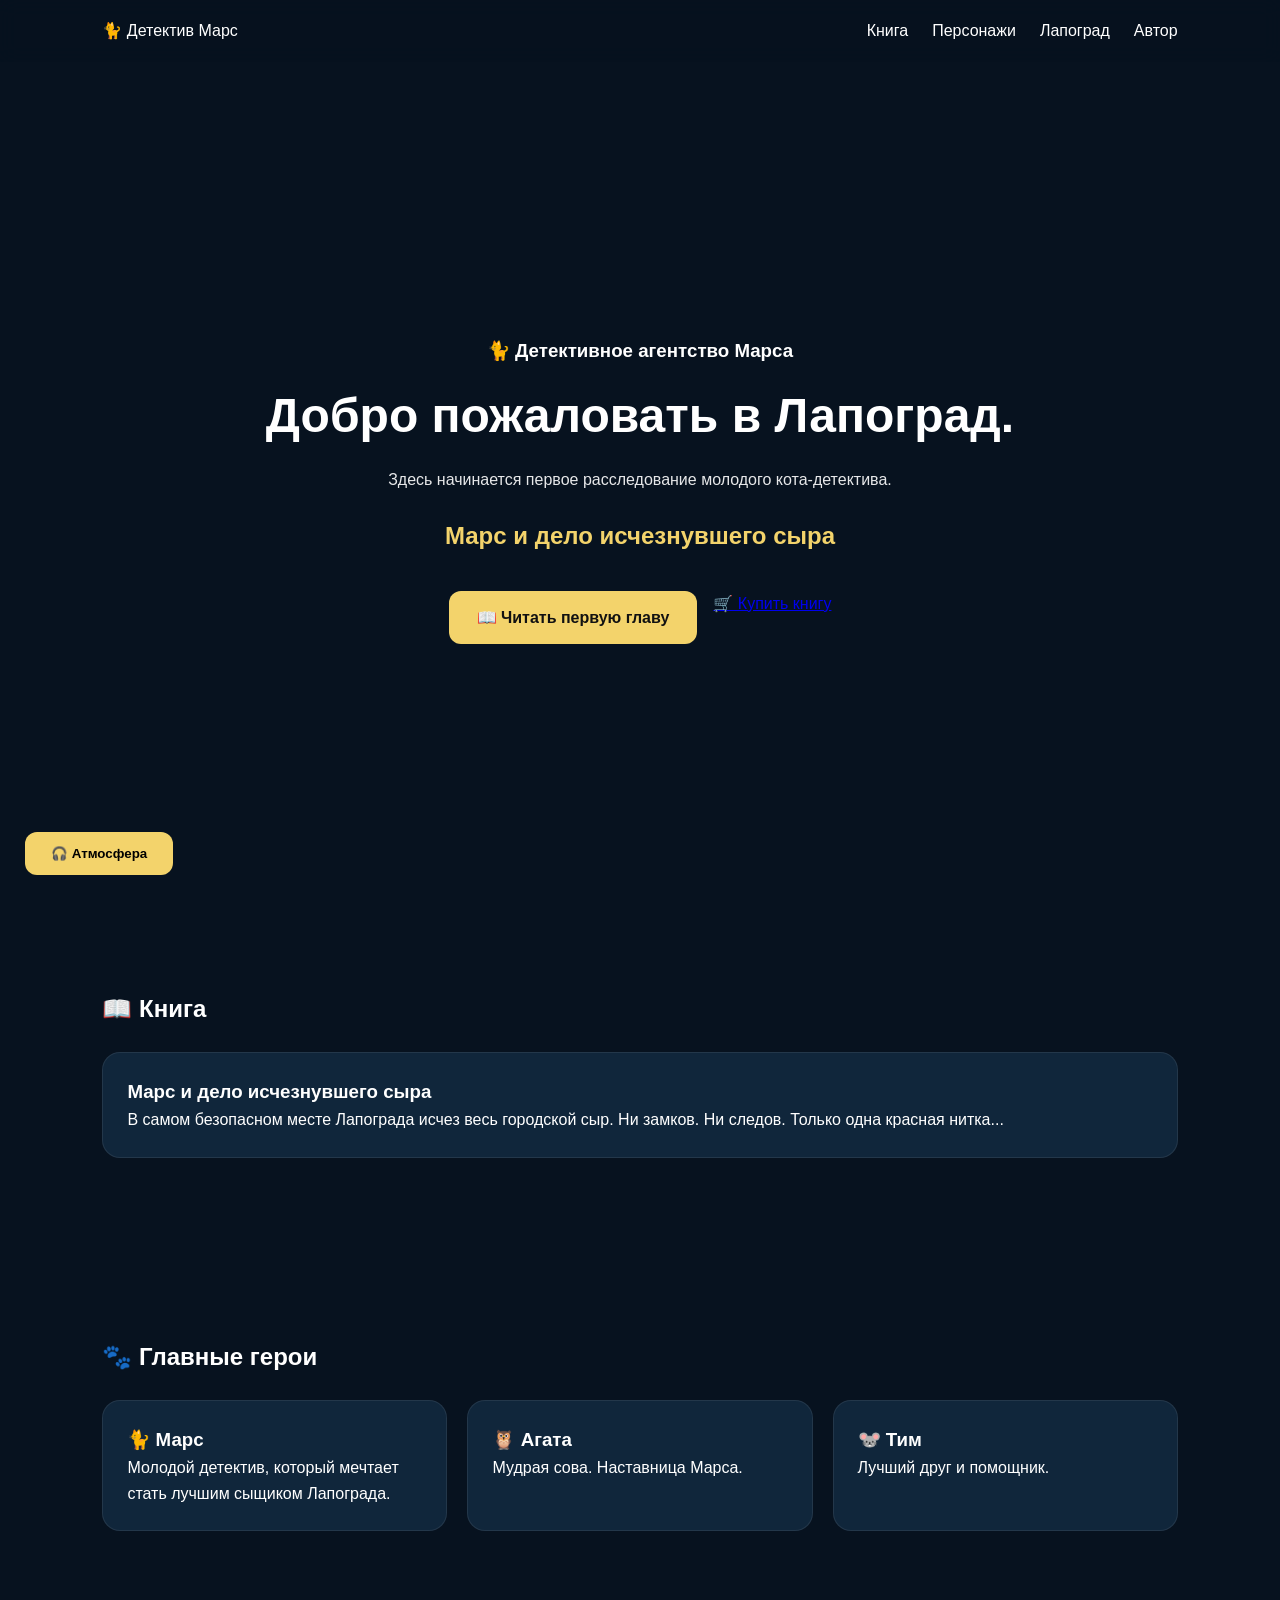
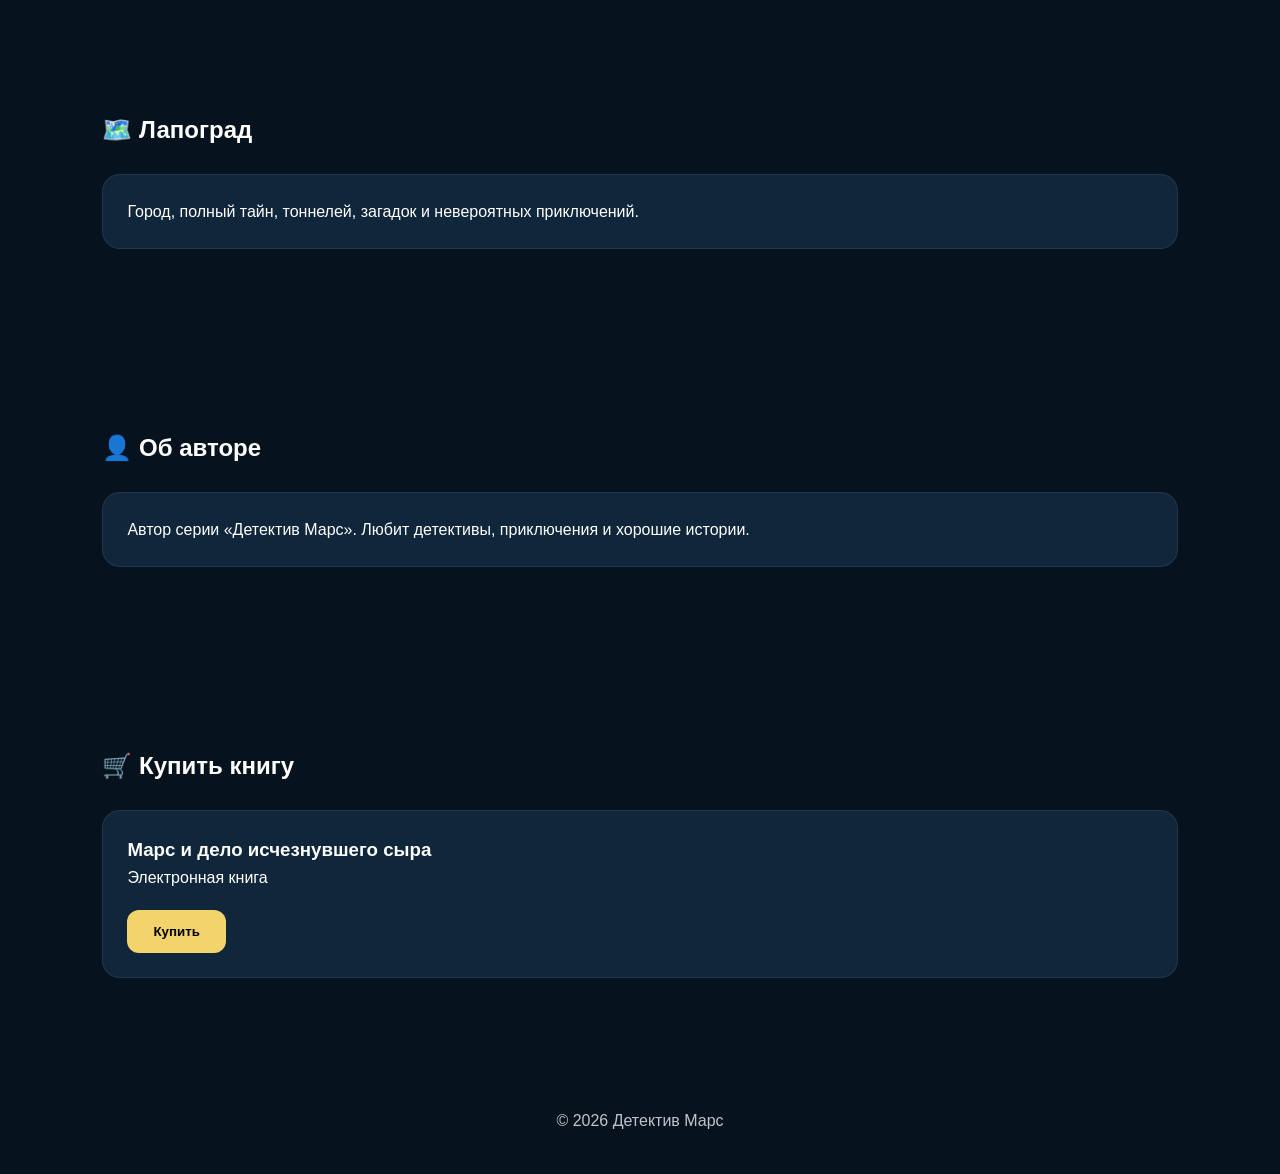
<file: index.html>
<!DOCTYPE html>
<html lang="ru">

<head>

    <meta charset="UTF-8">

    <meta name="viewport"
          content="width=device-width, initial-scale=1.0">

    <title>Детектив Марс</title>

    <link rel="stylesheet"
          href="style.css">

</head>
    <div class="sound-panel">

    <button id="soundButton">
        🎧 Атмосфера
    </button>

    <div id="soundMenu">

        <button data-sound="rain">
            🌧️ Дождь
        </button>

        <button data-sound="leaves">
            🍃 Листья
        </button>

        <button data-sound="fireplace">
            🔥 Камин
        </button>

        <button data-sound="night">
            🌙 Ночь
        </button>

        <button data-sound="cafe">
            ☕ Кафе
        </button>

        <button id="stopSound">
            ❌ Выключить
        </button>

        <input 
            type="range" 
            id="volume"
            min="0"
            max="1"
            step="0.05"
            value="0.25"
        >

    </div>

</div>


<body>

    <!-- ================================= -->
    <!-- NAVBAR -->
    <!-- ================================= -->

    <nav>

        <div class="logo">
            🐈 Детектив Марс
        </div>

        <ul>

            <li>
                <a href="#book">
                    Книга
                </a>
            </li>

            <li>
                <a href="#characters">
                    Персонажи
                </a>
            </li>

            <li>
                <a href="#city">
                    Лапоград
                </a>
            </li>

            <li>
                <a href="#author">
                    Автор
                </a>
            </li>

        </ul>

    </nav>

    <!-- ================================= -->
    <!-- HERO -->
    <!-- ================================= -->

    <header>

        <div class="hero">

            <h3>
                🐈 Детективное агентство Марса
            </h3>

            <h1>
                Добро пожаловать в Лапоград.
            </h1>

            <p>

                Здесь начинается первое расследование
                молодого кота-детектива.

            </p>

            <h2>

                Марс и дело исчезнувшего сыра

            </h2>

            <div class="buttons">

                <a href="#chapter"
                   class="btn">

                    📖 Читать первую главу

                </a>
                <a class="buy-button" href="https://buy.stripe.com/test_bJe5kD0Ar2rXbbi4xNgw001">
                    🛒 Купить книгу
                </a>

            </div>

        </div>

    </header>

    <!-- ================================= -->
    <!-- BOOK -->
    <!-- ================================= -->

    <section id="book">

        <h2>

            📖 Книга

        </h2>

        <div class="card">

            <h3>

                Марс и дело исчезнувшего сыра

            </h3>

            <p>

                В самом безопасном месте Лапограда
                исчез весь городской сыр.

                Ни замков.
                Ни следов.

                Только одна красная нитка...

            </p>

        </div>

    </section>

    <!-- ================================= -->
    <!-- CHARACTERS -->
    <!-- ================================= -->

    <section id="characters">

        <h2>

            🐾 Главные герои

        </h2>

        <div class="cards">

            <div class="character">

                <h3>
                    🐈 Марс
                </h3>

                <p>

                    Молодой детектив,
                    который мечтает стать лучшим
                    сыщиком Лапограда.

                </p>

            </div>

            <div class="character">

                <h3>
                    🦉 Агата
                </h3>

                <p>

                    Мудрая сова.
                    Наставница Марса.

                </p>

            </div>

            <div class="character">

                <h3>
                    🐭 Тим
                </h3>

                <p>

                    Лучший друг
                    и помощник.

                </p>

            </div>

        </div>

    </section>

    <!-- ================================= -->
    <!-- CITY -->
    <!-- ================================= -->

    <section id="city">

        <h2>

            🗺️ Лапоград

        </h2>

        <div class="card">

            <p>

                Город,
                полный тайн,
                тоннелей,
                загадок
                и невероятных приключений.

            </p>

        </div>

    </section>

    <!-- ================================= -->
    <!-- AUTHOR -->
    <!-- ================================= -->

    <section id="author">

        <h2>

            👤 Об авторе

        </h2>

        <div class="card">

            <p>

                Автор серии
                «Детектив Марс».

                Любит детективы,
                приключения
                и хорошие истории.

            </p>

        </div>

    </section>

    <!-- ================================= -->
    <!-- BUY -->
    <!-- ================================= -->

    <section id="buy">

        <h2>

            🛒 Купить книгу

        </h2>

        <div class="buy-box">

            <h3>

                Марс и дело исчезнувшего сыра

            </h3>

            <p>

                Электронная книга

            </p>

            <button>

                Купить

            </button>

        </div>

    </section>

    <!-- ================================= -->
    <!-- FOOTER -->
    <!-- ================================= -->

    <footer>

        © 2026

        Детектив Марс

    </footer>

    <!-- ================================= -->
    <!-- ЛАПКИ -->
    <!-- ================================= -->

    <div id="paw-container"></div>

    <!-- ================================= -->
    <!-- JS -->
    <!-- ================================= -->

    <script src="script.js"></script>

</body>

</html>
</file>
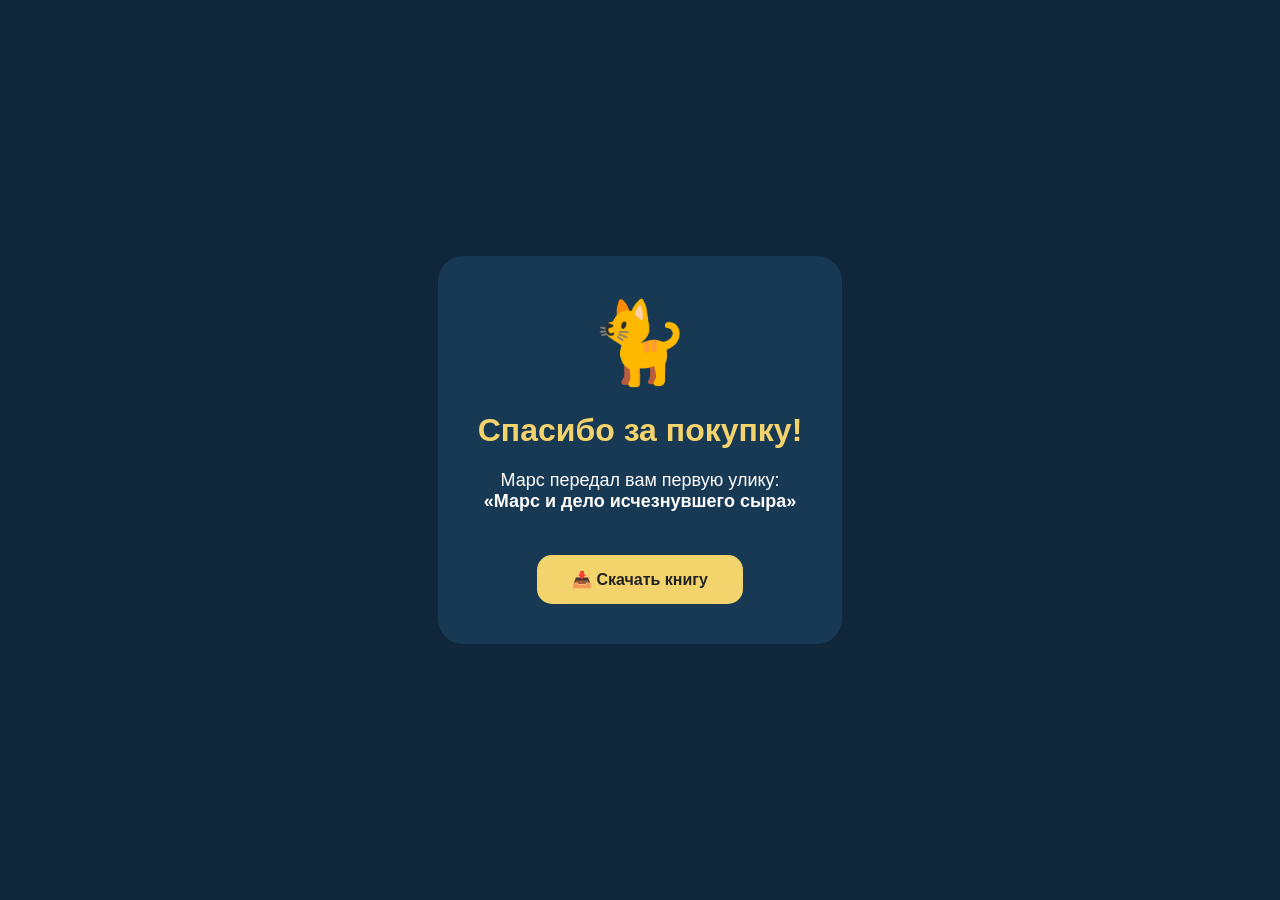
<file: succes.html>
<!DOCTYPE html>
<html lang="ru">

<head>

<meta charset="UTF-8">
<meta name="viewport" content="width=device-width, initial-scale=1.0">

<title>Спасибо за покупку | Детектив Марс</title>

<style>

body {
    margin:0;
    min-height:100vh;
    display:flex;
    justify-content:center;
    align-items:center;
    background:#10263b;
    color:white;
    font-family:Arial, sans-serif;
}

.card {

    text-align:center;
    background:#183954;
    padding:40px;
    border-radius:25px;
    max-width:500px;

}

.cat {

    font-size:80px;

}

h1 {

    color:#f3d36b;

}

p {

    font-size:18px;

}


.download {

    display:inline-block;

    margin-top:25px;

    padding:15px 35px;

    background:#f3d36b;

    color:#222;

    text-decoration:none;

    border-radius:15px;

    font-weight:bold;

    transition:.3s;

}


.download:hover {

    transform:scale(1.05);

}


</style>

</head>


<body>


<div class="card">


<div class="cat">
🐈
</div>


<h1>
Спасибо за покупку!
</h1>


<p>
Марс передал вам первую улику:
<br>
<b>«Марс и дело исчезнувшего сыра»</b>
</p>


<a 
class="download"
href="book/mars-i-delo-ischeznuvshego-syra.pdf"
download>

📥 Скачать книгу

</a>


</div>


</body>

</html>
</file>
<file: style.css>
/* Детектив Марс — style.css (стартовая версия) */

*{
    margin:0;
    padding:0;
    box-sizing:border-box;
}

html{
    scroll-behavior:smooth;
}

body{
    font-family:Arial,Helvetica,sans-serif;
    background:#07121f;
    color:#fff;
    line-height:1.6;
}

nav{
    position:fixed;
    top:0;
    left:0;
    width:100%;
    display:flex;
    justify-content:space-between;
    align-items:center;
    padding:18px 8%;
    background:rgba(7,18,31,.85);
    backdrop-filter:blur(10px);
    z-index:1000;
}

nav ul{
    display:flex;
    gap:24px;
    list-style:none;
}

nav a{
    color:#fff;
    text-decoration:none;
    transition:.25s;
}

nav a:hover{
    color:#f3d36b;
}

header{
    min-height:100vh;
    display:flex;
    justify-content:center;
    align-items:center;
    text-align:center;
    padding:120px 20px 40px;
}

.hero h1{
    font-size:3rem;
    margin:12px 0;
}

.hero h2{
    color:#f3d36b;
    margin:25px 0;
}

.hero p{
    max-width:650px;
    margin:auto;
    opacity:.9;
}

.buttons{
    display:flex;
    justify-content:center;
    flex-wrap:wrap;
    gap:16px;
    margin-top:35px;
}

.btn{
    background:#f3d36b;
    color:#111;
    text-decoration:none;
    padding:14px 28px;
    border-radius:12px;
    font-weight:bold;
    transition:.25s;
}

.btn:hover{
    transform:translateY(-3px) scale(1.04);
}

.buy{
    background:#d14b4b;
    color:#fff;
}

section{
    padding:90px 8%;
}

.card,.character,.buy-box{
    background:#10263b;
    border:1px solid rgba(255,255,255,.08);
    border-radius:18px;
    padding:24px;
    margin-top:24px;
    transition:.25s;
}

.card:hover,.character:hover{
    transform:translateY(-6px);
}

.cards{
    display:grid;
    grid-template-columns:repeat(auto-fit,minmax(220px,1fr));
    gap:20px;
}

button{
    margin-top:20px;
    border:none;
    border-radius:12px;
    background:#f3d36b;
    padding:14px 26px;
    cursor:pointer;
    font-weight:bold;
}

footer{
    text-align:center;
    padding:40px 20px;
    opacity:.75;
}

#paw-container{
    position:fixed;
    inset:0;
    pointer-events:none;
    overflow:hidden;
    z-index:9999;
}

.paw{
    position:absolute;
    font-size:28px;
    opacity:0;
    transform:translate(-50%,-50%) scale(0);
    animation:paw 5s forwards;
}

@keyframes paw{
    0%{opacity:0;transform:translate(-50%,-50%) scale(.2);}
    12%{opacity:1;transform:translate(-50%,-50%) scale(1.1);}
    80%{opacity:1;}
    100%{opacity:0;transform:translate(-50%,-50%) scale(.9);}
}

@media(max-width:768px){
    nav{
        flex-direction:column;
        gap:12px;
    }

    .hero h1{
        font-size:2.2rem;
    }

    .buttons{
        flex-direction:column;
    }
}
.sound-panel{
    position:fixed;
    bottom:25px;
    left:25px;
    z-index:9999;
}

#soundButton{
    background:#f3d36b;
}

#soundMenu{

    display:none;

    margin-top:10px;

    padding:15px;

    background:#10263b;

    border-radius:15px;

    border:1px solid rgba(255,255,255,.15);

}

#soundMenu button{

    display:block;

    width:160px;

    margin:7px 0;

}

#soundMenu.active{

    display:block;

}
</file>
